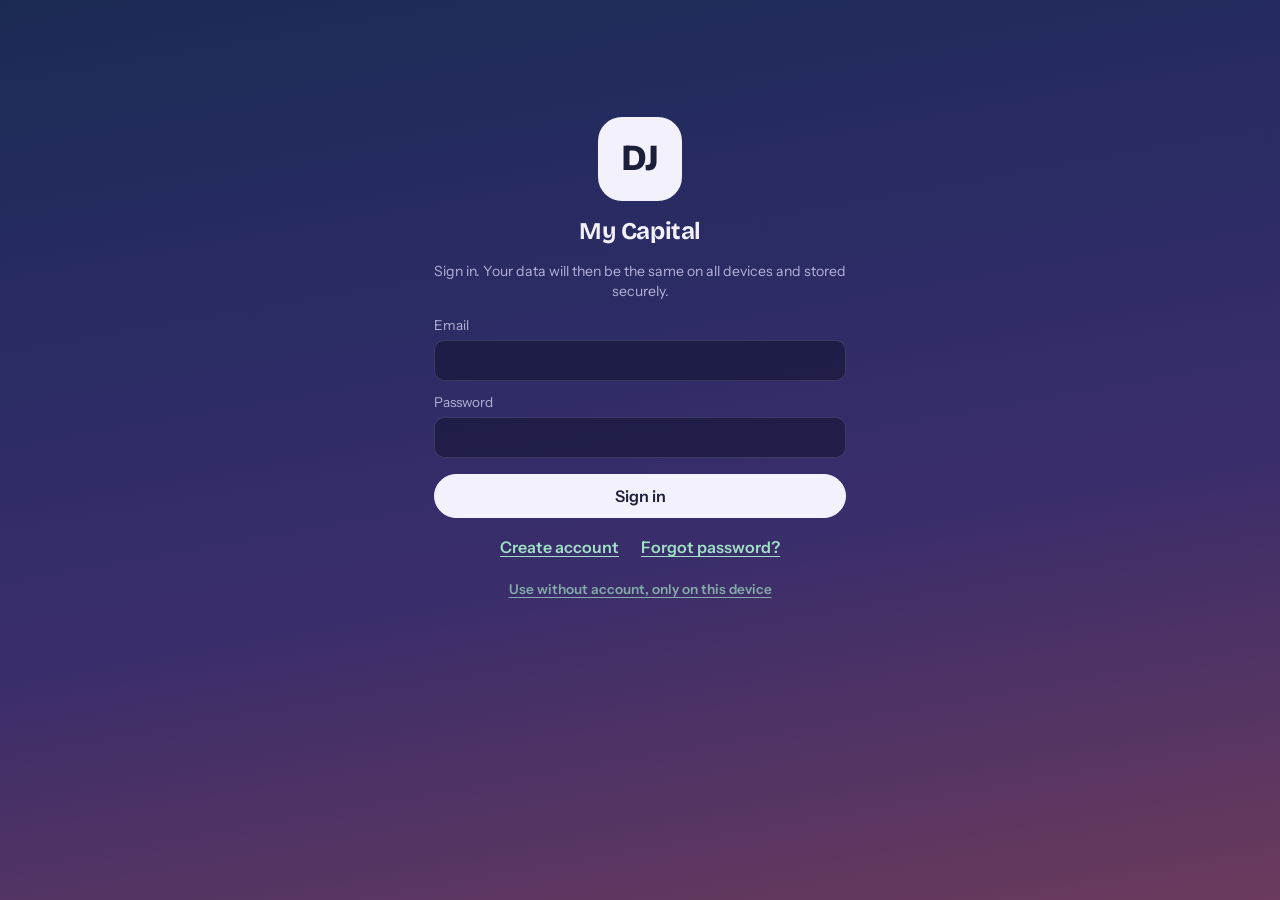
<file: index.html>
<!DOCTYPE html>
<html lang="de">
<head>
<meta charset="utf-8">
<meta name="viewport" content="width=device-width,initial-scale=1,viewport-fit=cover">
<meta name="theme-color" content="#1b2a55">
<meta name="robots" content="noindex,nofollow">
<title>DJ Capital</title>
<link rel="manifest" href="manifest.webmanifest">
<link rel="icon" type="image/png" href="icon-192.png">
<link rel="apple-touch-icon" href="apple-touch-icon.png">
<link rel="preload" href="fonts/instrument-sans-latin-400-normal.woff2" as="font" type="font/woff2" crossorigin>
<link rel="preload" href="fonts/bricolage-grotesque-latin-wght-normal.woff2" as="font" type="font/woff2" crossorigin>
<link rel="stylesheet" href="style.css">
</head>
<body>
<div id="root"></div><div id="modal" class="modal" hidden></div><div id="toast" class="toast" hidden></div>
<script src="config.js"></script>
<script src="app.js"></script>
<script>if('serviceWorker' in navigator)window.addEventListener('load',()=>navigator.serviceWorker.register('sw.js').catch(()=>{}));</script>
</body>
</html>
</file>
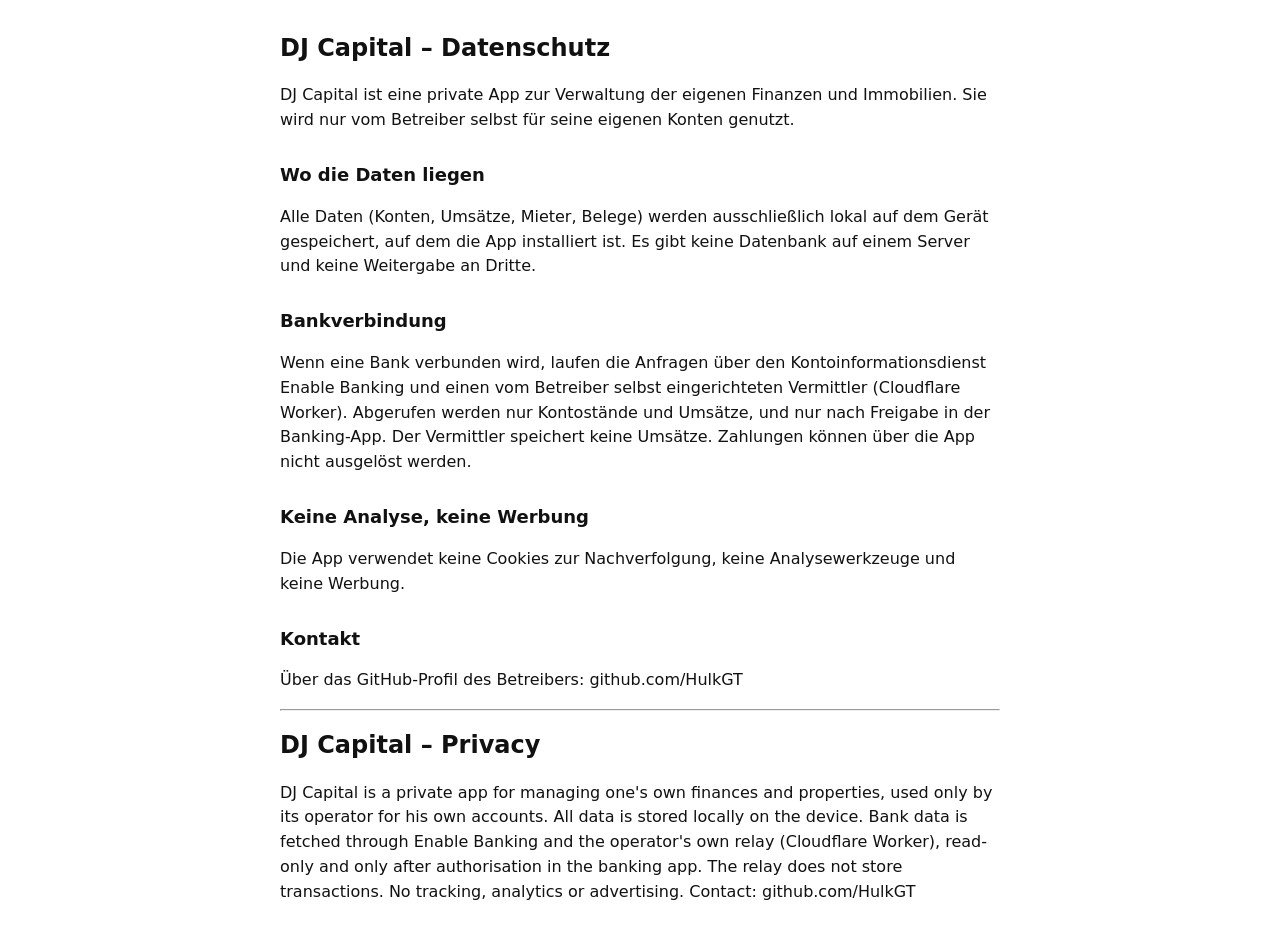
<file: privacy.html>
<!DOCTYPE html><html lang="de"><head><meta charset="utf-8"><meta name="viewport" content="width=device-width,initial-scale=1"><title>DJ Capital – Datenschutz / Privacy</title>
<style>body{font-family:system-ui,Arial,sans-serif;max-width:720px;margin:30px auto;padding:0 18px;line-height:1.55;color:#111}h1{font-size:24px}h2{font-size:18px;margin-top:28px}</style></head><body>
<h1>DJ Capital – Datenschutz</h1>
<p>DJ Capital ist eine private App zur Verwaltung der eigenen Finanzen und Immobilien. Sie wird nur vom Betreiber selbst für seine eigenen Konten genutzt.</p>
<h2>Wo die Daten liegen</h2>
<p>Alle Daten (Konten, Umsätze, Mieter, Belege) werden ausschließlich lokal auf dem Gerät gespeichert, auf dem die App installiert ist. Es gibt keine Datenbank auf einem Server und keine Weitergabe an Dritte.</p>
<h2>Bankverbindung</h2>
<p>Wenn eine Bank verbunden wird, laufen die Anfragen über den Kontoinformationsdienst Enable Banking und einen vom Betreiber selbst eingerichteten Vermittler (Cloudflare Worker). Abgerufen werden nur Kontostände und Umsätze, und nur nach Freigabe in der Banking-App. Der Vermittler speichert keine Umsätze. Zahlungen können über die App nicht ausgelöst werden.</p>
<h2>Keine Analyse, keine Werbung</h2>
<p>Die App verwendet keine Cookies zur Nachverfolgung, keine Analysewerkzeuge und keine Werbung.</p>
<h2>Kontakt</h2>
<p>Über das GitHub-Profil des Betreibers: github.com/HulkGT</p>
<hr>
<h1>DJ Capital – Privacy</h1>
<p>DJ Capital is a private app for managing one's own finances and properties, used only by its operator for his own accounts. All data is stored locally on the device. Bank data is fetched through Enable Banking and the operator's own relay (Cloudflare Worker), read-only and only after authorisation in the banking app. The relay does not store transactions. No tracking, analytics or advertising. Contact: github.com/HulkGT</p>
</body></html>
</file>
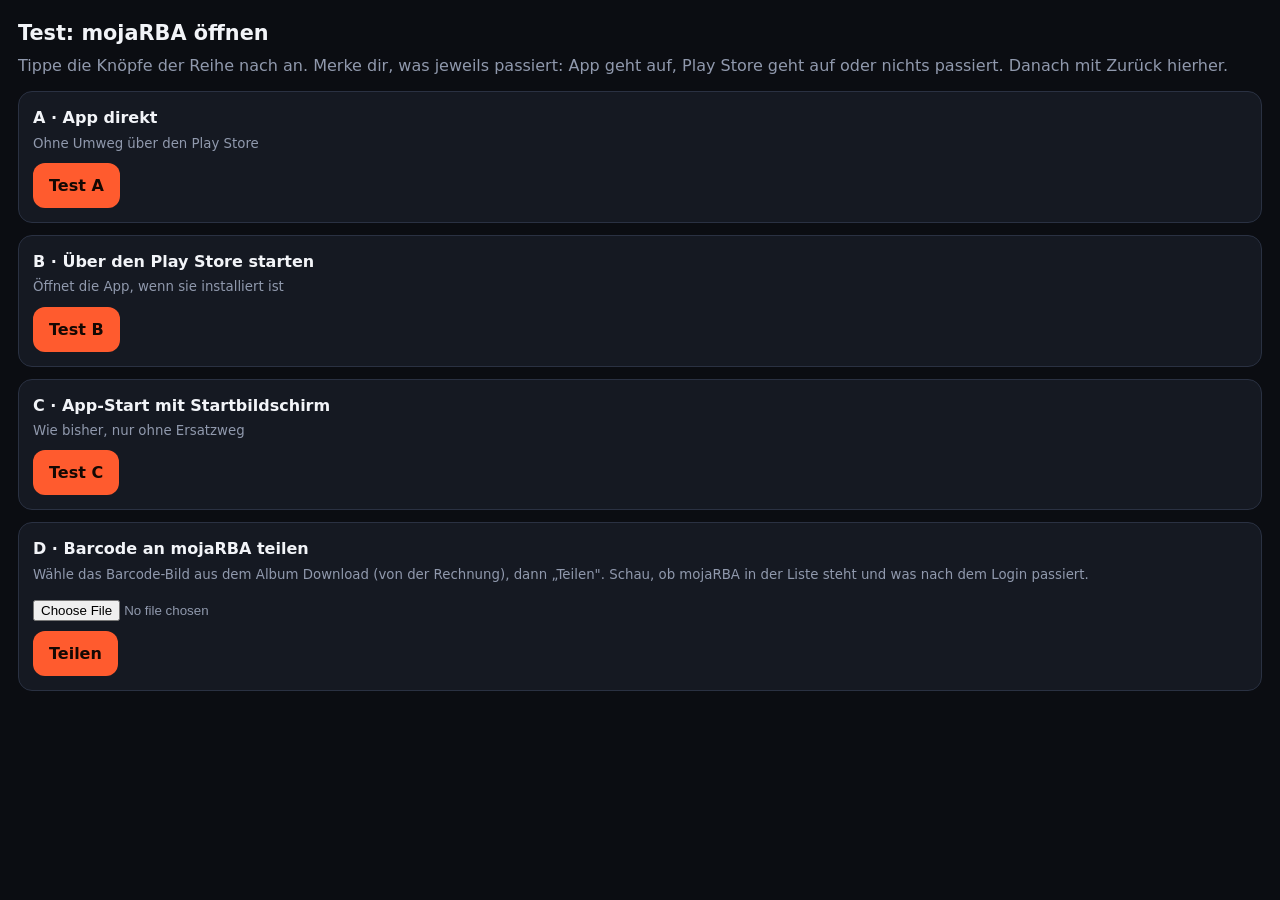
<file: rba-test.html>
<!DOCTYPE html>
<html lang="de">
<head>
<meta charset="utf-8">
<meta name="viewport" content="width=device-width,initial-scale=1">
<meta name="robots" content="noindex,nofollow">
<title>RBA-Test</title>
<style>
body{margin:0;background:#0b0d12;color:#f2f4f8;font:16px/1.45 system-ui,sans-serif;padding:18px}
h1{font-size:1.3rem;margin:0 0 6px}p{color:#9099ad;margin:6px 0 14px}
.t{background:#151922;border:1px solid #2a3142;border-radius:14px;padding:14px;margin:12px 0}
.t b{display:block;margin-bottom:4px}.t small{color:#9099ad;display:block;margin-bottom:10px}
a,button{display:inline-block;font:inherit;font-weight:600;background:#ff5b2e;color:#140803;border:0;border-radius:12px;padding:11px 16px;text-decoration:none}
input{color:#9099ad;margin:6px 0 10px}
#log{color:#3ddc97;white-space:pre-wrap}
</style>
</head>
<body>
<h1>Test: mojaRBA öffnen</h1>
<p>Tippe die Knöpfe der Reihe nach an. Merke dir, was jeweils passiert: App geht auf, Play Store geht auf oder nichts passiert. Danach mit Zurück hierher.</p>

<div class="t"><b>A · App direkt</b><small>Ohne Umweg über den Play Store</small><a id="a" href="#">Test A</a></div>
<div class="t"><b>B · Über den Play Store starten</b><small>Öffnet die App, wenn sie installiert ist</small><a id="b" href="#">Test B</a></div>
<div class="t"><b>C · App-Start mit Startbildschirm</b><small>Wie bisher, nur ohne Ersatzweg</small><a id="c" href="#">Test C</a></div>

<div class="t"><b>D · Barcode an mojaRBA teilen</b><small>Wähle das Barcode-Bild aus dem Album Download (von der Rechnung), dann „Teilen". Schau, ob mojaRBA in der Liste steht und was nach dem Login passiert.</small>
<input type="file" id="img" accept="image/*"><br><button id="share">Teilen</button></div>
<div id="log"></div>

<script>
const P='co.infinum.rba.eva';
document.getElementById('a').href='intent://#Intent;package='+P+';end';
document.getElementById('b').href='market://launch?id='+P;
document.getElementById('c').href='intent:#Intent;action=android.intent.action.MAIN;category=android.intent.category.LAUNCHER;package='+P+';end';
const log=t=>document.getElementById('log').textContent=t;
document.getElementById('share').onclick=async()=>{
  const f=document.getElementById('img').files[0];
  if(!f){log('Bitte zuerst ein Bild wählen.');return}
  const data={files:[f]};
  if(!navigator.canShare||!navigator.canShare(data)){log('Dieses Handy kann Bilder aus Chrome nicht teilen.');return}
  try{await navigator.share(data);log('Geteilt.')}catch(e){log('Abgebrochen oder nicht möglich: '+e.name)}
};
</script>
</body>
</html>
</file>
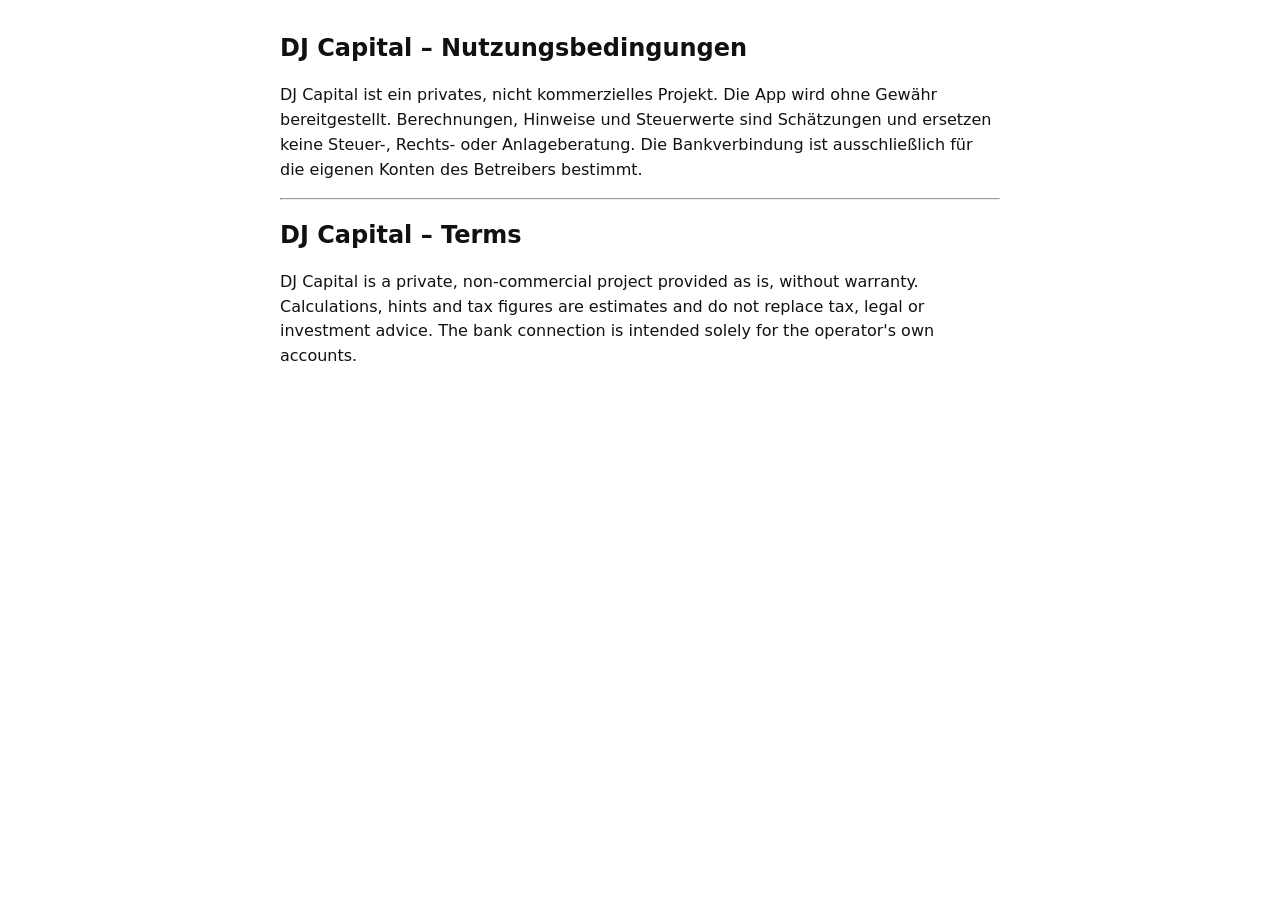
<file: terms.html>
<!DOCTYPE html><html lang="de"><head><meta charset="utf-8"><meta name="viewport" content="width=device-width,initial-scale=1"><title>DJ Capital – Nutzungsbedingungen / Terms</title>
<style>body{font-family:system-ui,Arial,sans-serif;max-width:720px;margin:30px auto;padding:0 18px;line-height:1.55;color:#111}h1{font-size:24px}</style></head><body>
<h1>DJ Capital – Nutzungsbedingungen</h1>
<p>DJ Capital ist ein privates, nicht kommerzielles Projekt. Die App wird ohne Gewähr bereitgestellt. Berechnungen, Hinweise und Steuerwerte sind Schätzungen und ersetzen keine Steuer-, Rechts- oder Anlageberatung. Die Bankverbindung ist ausschließlich für die eigenen Konten des Betreibers bestimmt.</p>
<hr>
<h1>DJ Capital – Terms</h1>
<p>DJ Capital is a private, non-commercial project provided as is, without warranty. Calculations, hints and tax figures are estimates and do not replace tax, legal or investment advice. The bank connection is intended solely for the operator's own accounts.</p>
</body></html>
</file>
<file: style.css>
/* Ein dunkles, kräftiges Thema. Layout: Kopf, eine Spalte (max. 720px), feste Leiste unten. */
:root{
  color-scheme:dark;
  --bg:#0b0d12; --surface:#151922; --raised:#1d2230; --line:#2a3142;
  --ink:#f2f4f8; --muted:#9099ad;
  --accent:#ff5b2e; --accent2:#ffb02e; --accent-ink:#140803;
  --good:#3ddc97; --good-bg:rgba(61,220,151,.14); --warn:#ffc94d; --warn-bg:rgba(255,201,77,.14); --bad:#ff5d6c; --bad-bg:rgba(255,93,108,.15); --info:#6cb8ff; --info-bg:rgba(108,184,255,.14); --idle:#a9b1c2; --idle-bg:rgba(169,177,194,.12);
  --display:'Archivo Black','Arial Black',system-ui,sans-serif;
  --body:'Archivo',system-ui,-apple-system,'Segoe UI',sans-serif;
}
*{box-sizing:border-box}
html,body{margin:0;background:var(--bg);color:var(--ink);font-family:var(--body);font-size:16px;line-height:1.4}
body{padding-bottom:84px}
h2,h3{margin:0;text-wrap:balance}
h2{font-family:var(--display);font-size:1.5rem;letter-spacing:.01em}
h3{font-size:1.05rem;font-weight:700}
small{color:var(--muted);font-size:.85rem}
.num{font-variant-numeric:tabular-nums;white-space:nowrap}
.pos{color:var(--good)}.neg{color:var(--bad)}
.top{display:flex;align-items:center;gap:12px;padding:14px max(16px,calc(50% - 344px));background:linear-gradient(180deg,#141823,var(--bg));position:sticky;top:0;z-index:5}
.logo{width:46px;height:46px;border-radius:14px;display:grid;place-items:center;background:radial-gradient(120% 120% at 20% 0%,#3a1608 0%,#120a0c 55%,#0b0d12 100%);box-shadow:0 0 0 2px var(--accent),0 0 22px rgba(255,91,46,.45)}.logo span{font-family:var(--display);font-size:1.3rem;letter-spacing:-.08em;font-style:italic;background:linear-gradient(135deg,#ffe14d 0%,var(--accent2) 35%,var(--accent) 70%,#ff2e63 100%);-webkit-background-clip:text;background-clip:text;color:transparent;transform:skewX(-6deg)}
.brand{font-family:var(--display);font-size:1.55rem;letter-spacing:.01em;display:flex;flex-direction:column;line-height:1}
.brand small{font-family:var(--body);font-size:.9rem;font-weight:600;letter-spacing:.02em;margin-top:4px;color:var(--accent2)}
.savest{margin-left:auto;font-size:.75rem;color:var(--muted)}
.savest.ok{color:var(--good)}.savest.bad{color:var(--bad)}.savest.wait{color:var(--warn)}
main{max-width:720px;margin:0 auto;padding:6px 16px 24px}
.stack{display:flex;flex-direction:column;gap:14px}
.h2row{display:flex;justify-content:space-between;align-items:center;gap:10px;flex-wrap:wrap}
button,.btn{font:inherit;font-weight:600;border:1px solid var(--line);background:var(--raised);color:var(--ink);border-radius:12px;padding:10px 16px;cursor:pointer}
button:hover{border-color:var(--accent)}
button.primary{background:var(--accent);border-color:var(--accent);color:var(--accent-ink)}
button.danger{color:var(--bad);background:transparent}
button.ic{width:40px;height:40px;padding:0;display:grid;place-items:center;font-size:1.3rem;border-radius:10px}
:focus-visible{outline:2px solid var(--accent2);outline-offset:2px}
input,select,textarea{font:inherit;color:var(--ink);background:var(--bg);border:1px solid var(--line);border-radius:10px;padding:10px 12px;width:100%;max-width:100%}
input[type=checkbox]{width:auto}
label{display:flex;flex-direction:column;gap:5px;font-size:.85rem;color:var(--muted)}
.upload{display:flex;align-items:center;gap:14px;text-align:left;padding:18px;border:0;border-radius:18px;background:linear-gradient(120deg,var(--accent),var(--accent2));color:var(--accent-ink);box-shadow:0 10px 30px rgba(255,91,46,.25)}
.upload svg{width:34px;height:34px;flex:none;fill:none;stroke:currentColor;stroke-width:2.4;stroke-linecap:round;stroke-linejoin:round}
.upload strong{display:block;font-family:var(--display);font-size:1.15rem;letter-spacing:.02em}
.upload small{color:rgba(20,8,3,.75);font-weight:600}
.notice{display:flex;justify-content:space-between;align-items:center;background:var(--warn-bg);color:var(--warn);border-radius:12px;padding:12px 14px;text-decoration:none;font-weight:600}
.mbar{display:flex;align-items:center;justify-content:space-between;gap:10px}
.mbar strong{font-size:1.1rem}
.mbar.sm strong{min-width:3em;text-align:center}
.hero{background:var(--surface);border:1px solid var(--line);border-radius:18px;padding:18px}
.hl{color:var(--muted);font-size:.8rem;text-transform:uppercase;letter-spacing:.12em;font-weight:600}
.hv{font-family:var(--display);font-size:2rem;margin-top:4px}
.hv span{font-family:var(--body);font-size:1rem;color:var(--muted);font-weight:500}
.meter{height:10px;border-radius:99px;background:var(--raised);margin:14px 0 10px;overflow:hidden}
.meter i{display:block;height:100%;border-radius:99px;background:linear-gradient(90deg,var(--accent),var(--accent2))}
.hsub{font-weight:600}
.hero.two{display:grid;grid-template-columns:repeat(auto-fit,minmax(130px,1fr));gap:14px}
.hero.two .hv{font-size:1.35rem}
.hero.sm{padding:12px}
.list{display:flex;flex-direction:column;gap:8px}
.item{display:flex;align-items:center;justify-content:space-between;gap:12px;text-align:left;width:100%;padding:14px 16px;background:var(--surface);border:1px solid var(--line);border-radius:14px;font-weight:400}
.item.static{cursor:default}
.item.add{justify-content:center;color:var(--accent2);border-style:dashed;background:transparent;font-weight:600}
.it{display:flex;flex-direction:column;min-width:0}
.it strong{font-size:1rem}
.ir{display:flex;flex-direction:column;align-items:flex-end;gap:5px}
.chev{color:var(--muted);font-size:1.3rem}
.pill{display:inline-block;padding:3px 10px;border-radius:99px;font-size:.78rem;font-weight:700;white-space:nowrap}
.pill.paid{background:var(--good-bg);color:var(--good)}.pill.late{background:var(--bad-bg);color:var(--bad)}.pill.partial{background:var(--warn-bg);color:var(--warn)}.pill.over{background:var(--info-bg);color:var(--info)}.pill.pending,.pill.none{background:var(--idle-bg);color:var(--idle)}
.group{display:flex;flex-direction:column;gap:10px}
.gh{display:flex;justify-content:space-between;align-items:flex-start;gap:10px;margin-top:6px}
.seg{display:flex;gap:6px;background:var(--surface);padding:4px;border-radius:12px;border:1px solid var(--line)}
.seg button{flex:1;border:0;background:transparent;color:var(--muted);padding:8px 6px}
.seg button.on{background:var(--raised);color:var(--ink)}
.txs{display:flex;flex-direction:column;gap:8px}
.tx{background:var(--surface);border:1px solid var(--line);border-left:4px solid var(--warn);border-radius:12px;padding:12px 14px;display:flex;flex-direction:column;gap:10px;transition:opacity .4s}
.tx.rent{border-left-color:var(--good)}.tx.expense{border-left-color:var(--accent)}.tx.ignore{border-left-color:var(--line);opacity:.65}
.tx.done{opacity:.25}
.txh{display:flex;justify-content:space-between;gap:10px}
.txh strong{overflow-wrap:anywhere}
.txt small{display:block;margin-top:2px;overflow-wrap:anywhere}
.txa{display:flex;gap:8px;flex-wrap:wrap}
.txa select{flex:1 1 180px;width:auto}
.more{width:100%}
details.obj{background:var(--surface);border:1px solid var(--line);border-radius:14px}
details.obj summary{list-style:none;display:flex;justify-content:space-between;align-items:center;gap:12px;padding:14px 16px;cursor:pointer}
details.obj summary::-webkit-details-marker{display:none}
details.obj[open] summary{border-bottom:1px solid var(--line)}
.big{font-family:var(--display);font-size:1.15rem}
.elist{display:flex;flex-direction:column}
.erow{display:flex;justify-content:space-between;gap:12px;padding:10px 16px;border-bottom:1px solid var(--line)}
.erow:last-child{border-bottom:0}
.erow span:first-child{display:flex;flex-direction:column;min-width:0}
.erow b{font-weight:600;overflow-wrap:anywhere}
.hint{color:var(--muted);font-size:.88rem;margin:0}
.empty{padding:24px;text-align:center;color:var(--muted);background:var(--surface);border-radius:14px}
.empty.sm{background:transparent;padding:14px}
.form{display:flex;flex-wrap:wrap;gap:8px}
.form input,.form select{flex:1 1 180px;width:auto}
.chips{display:flex;flex-wrap:wrap;gap:8px}
.chip{display:inline-flex;flex-direction:row;align-items:center;gap:6px;background:var(--surface);border:1px solid var(--line);border-radius:99px;padding:5px 6px 5px 12px;color:var(--ink);font-size:.88rem}
.chip button{border:0;background:transparent;padding:0 6px;color:var(--muted)}
.bar{position:fixed;left:0;right:0;bottom:0;display:flex;justify-content:center;background:rgba(11,13,18,.94);backdrop-filter:blur(10px);border-top:1px solid var(--line);padding:6px 6px calc(6px + env(safe-area-inset-bottom));z-index:6}
.bar a{flex:1;max-width:130px;display:flex;flex-direction:column;align-items:center;gap:3px;padding:6px 2px;color:var(--muted);text-decoration:none;font-size:.72rem;font-weight:600;position:relative;border-radius:10px}
.bar svg{width:24px;height:24px;fill:none;stroke:currentColor;stroke-width:2;stroke-linecap:round;stroke-linejoin:round}
.bar a:last-child svg{fill:currentColor;stroke:none}
.bar a.on{color:var(--accent)}
.badge{position:absolute;top:0;left:calc(50% + 6px);background:var(--accent);color:var(--accent-ink);font-size:.65rem;border-radius:99px;padding:1px 6px}
.modal{position:fixed;inset:0;background:rgba(0,0,0,.65);display:flex;align-items:flex-end;justify-content:center;z-index:20;overflow:auto}
.modal[hidden]{display:none}
.mbox{background:var(--surface);border:1px solid var(--line);border-radius:20px 20px 0 0;padding:20px 18px calc(20px + env(safe-area-inset-bottom));width:min(640px,100%);display:flex;flex-direction:column;gap:14px;max-height:92vh;overflow:auto}
@media (min-width:700px){.modal{align-items:center}.mbox{border-radius:20px}}
.mhead{display:flex;justify-content:space-between;align-items:flex-start;gap:10px}
.mact{display:flex;justify-content:flex-end;gap:8px;flex-wrap:wrap}
.mact .danger{margin-right:auto}
.grid2{display:grid;grid-template-columns:repeat(auto-fit,minmax(170px,1fr));gap:12px}
.kvs{display:flex;flex-direction:column;background:var(--bg);border-radius:12px}
.kv{display:flex;justify-content:space-between;gap:12px;padding:10px 14px;border-bottom:1px solid var(--line)}
.kv:last-child{border-bottom:0}
.kv span{color:var(--muted)}
.kv b{text-align:right;overflow-wrap:anywhere}
.note{margin:0;color:var(--muted);font-size:.9rem;background:var(--bg);border-radius:12px;padding:10px 14px}
.strip{display:grid;grid-template-columns:repeat(12,1fr);gap:4px}
.dot{display:inline-grid;place-items:center;aspect-ratio:1;border-radius:8px;font-size:.72rem;font-weight:700;background:var(--raised);color:var(--muted)}
.dot.paid,.dot.over{background:var(--good);color:#06150e}.dot.partial{background:var(--warn);color:#1a1200}.dot.late{background:var(--bad);color:#1a0306}.dot.pending{background:var(--idle-bg);color:var(--idle)}
.legend{display:flex;align-items:center;gap:6px;flex-wrap:wrap;margin:0;font-size:.8rem;color:var(--muted)}
.legend .dot{width:12px;height:12px;border-radius:4px;margin-left:6px}
details.cols summary{cursor:pointer;color:var(--accent2);font-weight:600;margin-bottom:10px}
textarea.big{min-height:140px;font-family:ui-monospace,monospace;font-size:.78rem}
.toast{position:fixed;left:50%;bottom:96px;transform:translateX(-50%);background:var(--ink);color:var(--bg);padding:10px 16px;border-radius:12px;z-index:30;max-width:90vw;font-weight:600}
.toast[hidden]{display:none}
.okline{color:var(--good);font-weight:600;margin:0}
.chk{flex-direction:row;align-items:center;gap:10px;color:var(--ink);font-size:.95rem}
.chk input{width:22px;height:22px;accent-color:var(--accent)}
.form.pad,.pad{padding:10px 16px}
.ntext{margin:0;padding:12px 16px;color:var(--ink);font-size:.92rem;line-height:1.5}
.erow small br{display:block;content:'';margin-top:2px}
.seg{flex-wrap:wrap}
.seg button{white-space:nowrap}
.eye svg{width:22px;height:22px;fill:none;stroke:currentColor;stroke-width:2;stroke-linecap:round;stroke-linejoin:round}
.eye.on{background:var(--accent);border-color:var(--accent);color:var(--accent-ink)}
body.hide .num,body.hide .hv,body.hide .hsub,body.hide .chart,body.hide .kv b,body.hide .it small,body.hide .erow small,body.hide .txt small,body.hide .bt,body.hide .tiles3 b,body.hide .gt.lh,body.hide .mhead small{filter:blur(9px);user-select:none}
.card.ampel{flex-direction:row;align-items:flex-start;gap:14px}
.alight{display:flex;flex-direction:column;gap:6px;background:#06080c;padding:8px 7px;border-radius:14px;flex:none}
.alight i{width:18px;height:18px;border-radius:50%;background:#262b36}
.ampel.red .alight .r{background:#ff3b4a;box-shadow:0 0 14px #ff3b4a}
.ampel.yellow .alight .y{background:#ffc42e;box-shadow:0 0 14px #ffc42e}
.ampel.green .alight .g{background:#2fe08a;box-shadow:0 0 14px #2fe08a}
.atext{display:flex;flex-direction:column;gap:6px;min-width:0}
.atext strong{font-family:var(--display);font-size:1.3rem}
.ampel.red .atext strong{color:var(--bad)}.ampel.yellow .atext strong{color:var(--warn)}.ampel.green .atext strong{color:var(--good)}
.atext p{margin:0;color:var(--muted);font-size:.92rem}
.atext .form button{padding:8px 12px;font-size:.88rem}
.tips{display:flex;flex-direction:column;gap:8px}
.tip{background:var(--bg);border-radius:12px;padding:12px 14px;display:flex;flex-direction:column;gap:4px;border-left:4px solid var(--accent)}
.tip.done{border-left-color:var(--good)}
.tip span{color:var(--muted);font-size:.9rem}
.picon{width:42px;height:42px;flex:none;border-radius:12px;display:grid;place-items:center;background:linear-gradient(135deg,rgba(255,91,46,.22),rgba(255,176,46,.12));color:var(--accent2)}
.picon svg{width:24px;height:24px;fill:none;stroke:currentColor;stroke-width:1.8;stroke-linecap:round;stroke-linejoin:round}
.item .picon+.it{flex:1}
.item.plan{justify-content:flex-start}
.mrow{width:100%;background:none;border:0;border-bottom:1px solid var(--line);border-radius:0;text-align:left;font-weight:400;color:var(--ink)}
.mk{display:inline-block;width:9px;height:9px;border-radius:50%;margin-right:7px;background:var(--idle)}
.mk.blue{background:#4aa8ff}.mk.yellow{background:#ffc42e}.mk.red{background:#ff5d6c}
.loan{border-left:4px solid var(--info)}
.picon.mk-blue{background:rgba(74,168,255,.18);color:#4aa8ff}.picon.mk-yellow{background:rgba(255,196,46,.18);color:#ffc42e}.picon.mk-red{background:rgba(255,93,108,.18);color:#ff5d6c}
.receipt{display:flex;align-items:center;gap:12px;text-align:left;padding:12px 16px;border-radius:16px;background:var(--surface);border:1px dashed var(--accent2);color:var(--ink);font-weight:400}
.receipt svg{width:28px;height:28px;flex:none;fill:none;stroke:var(--accent2);stroke-width:2;stroke-linecap:round;stroke-linejoin:round}
.receipt strong{display:block}.receipt small{color:var(--muted)}
.rems{display:flex;flex-direction:column;gap:8px}
.rem{display:flex;align-items:center;justify-content:space-between;gap:10px;background:var(--bg);border-radius:12px;padding:10px 12px;border-left:4px solid var(--idle)}
.rem.late{border-left-color:var(--bad)}.rem.partial{border-left-color:var(--warn)}.rem.pending{border-left-color:var(--info)}
.rem .it small{white-space:normal}
.btnrow{width:100%;text-align:left;border-top:0;border-right:0;border-bottom:0;font-weight:400;color:var(--ink)}
.cl{display:flex;flex-direction:column;gap:6px}
.clrow{align-items:flex-start;background:var(--bg);border-radius:10px;padding:10px 12px}
.clrow.done span{color:var(--muted);text-decoration:line-through}
.clrow input{margin-top:1px}
.recimg{max-width:100%;max-height:40vh;object-fit:contain;border-radius:12px;background:#000}
.clip svg{width:16px;height:16px;fill:none;stroke:var(--accent2);stroke-width:2;stroke-linecap:round;vertical-align:-3px}
button.wide{width:100%}
@media (prefers-reduced-motion:reduce)

{.tx{transition:none}}

.muted{color:var(--muted)}
.lnk{color:var(--accent2);text-decoration:none;font-weight:600;font-size:.9rem}
.card{background:var(--surface);border:1px solid var(--line);border-radius:18px;padding:16px;display:flex;flex-direction:column;gap:12px}
.split{display:grid;grid-template-columns:1fr 1fr;gap:10px;margin-top:6px}
.split a{display:flex;flex-direction:column;gap:2px;background:var(--bg);border-radius:12px;padding:10px 12px;text-decoration:none;color:var(--ink)}
.split span{font-size:.8rem;color:var(--muted)}
.split b{font-size:1.05rem}
.tiles3{display:grid;grid-template-columns:repeat(3,1fr);gap:8px}
.tiles3.two{grid-template-columns:1fr 1fr}
.tiles3 div{background:var(--surface);border:1px solid var(--line);border-radius:14px;padding:12px;display:flex;flex-direction:column;gap:4px;min-width:0}
.tiles3 span{font-size:.75rem;color:var(--muted);text-transform:uppercase;letter-spacing:.08em;font-weight:600}
.tiles3 b{font-size:1.05rem;overflow:hidden;text-overflow:ellipsis}
.bars{display:flex;flex-direction:column;gap:12px}
.bl{display:flex;justify-content:space-between;gap:10px;font-size:.92rem;margin-bottom:5px}
.bt{height:8px;border-radius:99px;background:var(--raised);overflow:hidden}
.bt i{display:block;height:100%;border-radius:99px;background:linear-gradient(90deg,var(--accent),var(--accent2))}
.chart{width:100%;height:auto;margin-top:10px;display:block}
.chart .ct{fill:var(--muted);font-size:10px;font-family:var(--body)}
.cols{display:grid;grid-template-columns:repeat(12,1fr);gap:4px;align-items:end}
.col{display:flex;flex-direction:column;align-items:center;gap:4px}
.col span{font-size:.7rem;color:var(--muted)}
.cb{height:110px;width:100%;display:flex;align-items:flex-end;justify-content:center;gap:2px}
.cb i{width:42%;border-radius:3px 3px 0 0;min-height:1px}
.ci,.sw.pos{background:var(--good)}.co,.sw.neg{background:var(--accent)}
.sw{display:inline-block;width:10px;height:10px;border-radius:3px;margin-left:6px}
.chipb{border-radius:99px;padding:7px 14px;background:var(--surface);color:var(--muted);font-weight:600}
.chipb.on{background:var(--accent);border-color:var(--accent);color:var(--accent-ink)}
.item.dim{opacity:.7}
h3.gt{font-size:.8rem;text-transform:uppercase;letter-spacing:.12em;color:var(--muted)}
button.small.link{border:0;background:none;color:var(--muted);padding:0 0 0 8px;font-size:1rem}

.lock{min-height:80vh;display:flex;flex-direction:column;align-items:center;justify-content:center;gap:14px;text-align:center}
.logo.big{width:84px;height:84px;border-radius:24px}.logo.big span{font-size:2.3rem}
details.bkset summary{cursor:pointer;color:var(--accent2);font-weight:600;margin:6px 0 10px}details.bkset label{display:block}details.bkset .form{flex-wrap:wrap}
[data-sort]>[data-id]{-webkit-user-select:none;user-select:none;-webkit-touch-callout:none}.item.dragging{position:relative;z-index:5;transform:scale(1.03);box-shadow:0 10px 28px rgba(0,0,0,.55);outline:2px solid var(--accent);transition:transform .12s}body.sorting{overscroll-behavior:none}
.lock.auth{max-width:420px;margin:0 auto;padding:30px 4px}.authf{display:flex;flex-direction:column;gap:12px;width:100%;text-align:left}.authf button[type=submit]{margin-top:4px}.authl{display:flex;flex-wrap:wrap;gap:6px 18px;justify-content:center}.link.dim{opacity:.7;font-size:.85rem}.reccode{font-family:ui-monospace,Menlo,Consolas,monospace;font-size:1.15rem;letter-spacing:.06em;text-align:center;padding:14px;border:1px dashed var(--accent);border-radius:12px;margin:10px 0;word-break:break-all;user-select:all}
.authl .link{color:var(--accent2);padding:4px 2px}
.authl .link{background:none;border:0;box-shadow:none;text-decoration:underline;text-underline-offset:3px}
/* Mehr: Status oben + Liste */
.mstat{background:linear-gradient(160deg,rgba(255,91,46,.16),rgba(255,91,46,.05));border:1px solid rgba(255,91,46,.35);border-radius:18px;padding:14px;display:flex;flex-direction:column;gap:12px}
.mstat .form{margin:0}
.mstat-top{display:flex;align-items:center;gap:12px;color:var(--ink);text-decoration:none}
.mstat-top>span:nth-child(2){flex:1;display:flex;flex-direction:column;gap:2px;min-width:0}
.mstat-top b{font-size:1.05rem}
.mlist{display:flex;flex-direction:column;background:var(--surface);border:1px solid var(--line);border-radius:16px;overflow:hidden}
.mrow{display:flex;align-items:center;gap:12px;padding:13px 14px;color:var(--ink);text-decoration:none;border-bottom:1px solid var(--line);min-height:56px}
.mrow:last-child{border-bottom:0}.mrow:active{background:var(--raised)}
.mrow>span:nth-child(2){flex:1;font-weight:600}
.mrow em{font-style:normal;color:var(--muted);font-size:.9rem;font-variant-numeric:tabular-nums}
.chev{color:var(--muted);font-size:1.4rem;line-height:1}
.mic{width:34px;height:34px;border-radius:10px;display:grid;place-items:center;flex:none}
.mic svg{width:20px;height:20px;fill:none;stroke:currentColor;stroke-width:1.8;stroke-linecap:round;stroke-linejoin:round}
.mic.c1{background:rgba(255,91,46,.18);color:#ff8a66}.mic.c2{background:var(--warn-bg);color:var(--warn)}.mic.c3{background:rgba(167,139,250,.16);color:#b9a6ff}
.mic.c4{background:var(--info-bg);color:var(--info)}.mic.c5{background:var(--idle-bg);color:var(--idle)}
.subhead{display:flex;align-items:center;gap:10px}
.subhead .back{width:40px;height:40px;border-radius:12px;display:grid;place-items:center;background:var(--surface);border:1px solid var(--line);color:var(--ink);text-decoration:none;font-size:1.5rem;line-height:1}
.subhead h2{font-size:1.25rem}
/* Zahlungen nach Name */
.lnk{all:unset;cursor:pointer;color:var(--ink);text-decoration:underline;text-decoration-color:rgba(255,91,46,.6);text-underline-offset:3px;font-weight:600;overflow-wrap:anywhere}
.lnk:focus-visible{outline:2px solid var(--accent);outline-offset:2px}
.tip.off{border-left-color:var(--line);opacity:.75}.tip button{align-self:flex-start;margin-top:4px}
.wish .elist{margin:0 -4px}
/* Immobilien: Reiter als Kacheln */
.itabs{display:grid;grid-template-columns:repeat(2,minmax(0,1fr));gap:6px}
.itabs button{display:flex;align-items:center;gap:8px;text-align:left;background:var(--surface);border:1px solid var(--line);border-radius:12px;padding:7px 9px;color:var(--muted);font-weight:600;font-size:.9rem;min-height:44px;min-width:0}
.itabs button>span:last-child{overflow:hidden;text-overflow:ellipsis;white-space:nowrap}
.itabs button.on{border-color:var(--accent);color:var(--ink);background:var(--raised)}
.tic{width:26px;height:26px;border-radius:8px;display:grid;place-items:center;flex:none}
.tic svg{width:17px;height:17px;fill:none;stroke:currentColor;stroke-width:1.8;stroke-linecap:round;stroke-linejoin:round}
.tic.tg{background:var(--good-bg);color:var(--good)}.tic.tb{background:var(--info-bg);color:var(--info)}.tic.to{background:rgba(255,91,46,.18);color:#ff8a66}.tic.ty{background:var(--warn-bg);color:var(--warn)}.tic.tv{background:rgba(167,139,250,.16);color:#b9a6ff}
@media(min-width:560px){.itabs{grid-template-columns:repeat(6,minmax(0,1fr))}}
.rend{background:var(--surface);border:1px solid var(--line);border-radius:16px;padding:12px 14px;display:flex;flex-direction:column;gap:8px;margin-bottom:8px}
.rgrid{display:grid;grid-template-columns:repeat(2,minmax(0,1fr));gap:6px}
.rgrid div{display:flex;flex-direction:column;gap:2px;background:var(--raised);border-radius:10px;padding:7px 8px;min-width:0}
.rgrid span{font-size:.72rem;color:var(--muted);text-transform:uppercase;letter-spacing:.04em}
.rgrid b{font-size:1rem;font-variant-numeric:tabular-nums;white-space:nowrap}.rgrid b small{font-size:.7rem;color:var(--muted)}
.rgrid .pos{color:var(--good)}.rgrid .neg{color:var(--bad)}.rgrid .warn{color:var(--warn)}
.pill{font-size:.75rem;font-weight:700;padding:3px 10px;border-radius:99px}
.pill.pos{background:var(--good-bg);color:var(--good)}.pill.warn{background:var(--warn-bg);color:var(--warn)}.pill.neg{background:var(--bad-bg);color:var(--bad)}
.rhelp summary{cursor:pointer;color:var(--muted);font-size:.85rem}
.grid3{display:grid;grid-template-columns:1fr 1.3fr 1.3fr;gap:8px}
/* Akzent-Karten */
.card.accent{border:1px solid var(--ac-b);background:linear-gradient(160deg,var(--ac-bg),var(--surface) 60%)}
.card.av{--ac-b:rgba(167,139,250,.45);--ac-bg:rgba(167,139,250,.12);--ac:#b9a6ff}
.card.ay{--ac-b:rgba(255,201,77,.45);--ac-bg:rgba(255,201,77,.10);--ac:#ffc94d}
.card.accent h3{display:flex;align-items:center;gap:8px}
.hic{width:28px;height:28px;border-radius:8px;display:grid;place-items:center;background:var(--ac-bg);color:var(--ac);flex:none}
.hic svg{width:17px;height:17px;fill:none;stroke:currentColor;stroke-width:1.8;stroke-linecap:round;stroke-linejoin:round}
.wbar{display:block;height:4px;border-radius:9px;background:var(--line);margin-top:6px;overflow:hidden;max-width:180px}.wbar i{display:block;height:100%;background:#b9a6ff;border-radius:9px}
/* Konten in Bankfarben */
.item.bk{border:1px solid;gap:10px}
.blg{width:34px;height:34px;border-radius:9px;display:grid;place-items:center;font-weight:800;font-size:.72rem;flex:none;letter-spacing:.02em}
.kline{display:flex;justify-content:space-between;align-items:baseline;padding:4px 2px 2px;color:var(--muted)}.kline b{color:var(--ink);font-size:1.15rem}
.item.bk .it{flex:1;text-align:left;align-items:flex-start}
.xrow{display:flex;flex-direction:row;align-items:center;gap:12px;cursor:pointer;font-size:1rem;color:var(--text)}
.xrow input{width:24px;height:24px;min-height:0;padding:0;flex:none;margin:0;accent-color:var(--accent)}
.xrow>span:nth-child(2){flex:1;min-width:0;display:flex;flex-direction:column}
.xrow>.num{flex:none;white-space:nowrap}
.xrow.off b,.xrow.off small{color:var(--muted);text-decoration:line-through}
.xrow.off .num{color:var(--muted)}
/* Eingangsrechnungen */
.card.ab{--ac-b:rgba(255,91,46,.5);--ac-bg:rgba(255,91,46,.12);--ac:#ff8a66}
.bill{background:var(--surface);border:1px solid var(--line);border-radius:16px;padding:12px 14px;display:flex;flex-direction:column;gap:8px}
.card .bill{background:var(--bg);border-color:transparent;margin-top:8px}
.bill.late{border-color:rgba(255,93,108,.55)}.bill.done{opacity:.72}
.bhead{display:flex;align-items:center;gap:12px}
.bic{width:36px;height:36px;border-radius:10px;display:grid;place-items:center;background:rgba(255,91,46,.16);color:#ff8a66;flex:none}
.bic svg{width:20px;height:20px;fill:none;stroke:currentColor;stroke-width:1.8;stroke-linecap:round;stroke-linejoin:round}
.bill.done .bic{background:var(--good-bg);color:var(--good)}
.bt2{flex:1;min-width:0;display:flex;flex-direction:column}.bt2 b{overflow-wrap:anywhere}
.bhead .num{font-weight:700;font-size:1.05rem}.bhead .num.muted{color:var(--muted)}
.bwhere{font-style:normal;color:#b9a6ff;font-weight:600;display:block}
.bmeta{display:flex;flex-direction:column;gap:2px}.bmeta small{overflow-wrap:anywhere}
.bact{margin:0;flex-wrap:wrap;gap:8px}.bact button{padding:9px 12px}
.bact .primary{display:inline-flex;align-items:center;gap:8px}.bact .primary svg{width:18px;height:18px;fill:none;stroke:currentColor;stroke-width:2.2;stroke-linecap:round;stroke-linejoin:round}
.steps{display:flex;flex-direction:column;gap:10px;margin-top:10px}
.step{display:flex;align-items:center;gap:12px;background:var(--bg);border-radius:12px;padding:12px}
.step>span:nth-child(2){flex:1;display:flex;flex-direction:column;gap:2px}
.sn{width:28px;height:28px;border-radius:50%;display:grid;place-items:center;background:var(--raised);font-weight:700;flex:none}
.step.ok .sn{background:var(--good-bg);color:var(--good)}.step em{font-style:normal;color:var(--good);font-weight:700}
.howto{margin:6px 0 10px;padding-left:20px;display:flex;flex-direction:column;gap:6px;color:var(--ink)}
textarea.code{width:100%;min-height:150px;font:12px/1.4 ui-monospace,Menlo,Consolas,monospace;background:var(--bg);color:var(--muted);border:1px solid var(--line);border-radius:12px;padding:10px;resize:vertical}
/* Schalter */
.sw{width:46px;height:28px;border-radius:99px;padding:0;border:0;background:#3a4256;position:relative;flex:none;transition:background .15s}
.sw i{position:absolute;top:3px;left:3px;width:22px;height:22px;border-radius:50%;background:#fff;transition:left .15s}
.sw.on{background:var(--good)}.sw.on i{left:21px}
.sw:hover{border:0}
/* Übersicht: Knöpfe in der Vermögenskarte */
.hbtn{display:flex;gap:8px;flex-wrap:wrap;margin-top:12px}
.pillb{display:inline-flex;align-items:center;gap:7px;padding:9px 14px;border-radius:99px;border:1px solid rgba(255,138,77,.45);background:rgba(255,91,46,.12);color:#ffb27a;font-size:.92rem}
.pillb svg{width:17px;height:17px;fill:none;stroke:currentColor;stroke-width:2.2;stroke-linecap:round;stroke-linejoin:round}
.choose2{display:grid;grid-template-columns:1fr 1fr;gap:10px;margin:8px 0}
.choose2 button{display:flex;flex-direction:column;align-items:center;gap:8px;padding:18px 10px;border-radius:16px}
.choose2 svg{width:30px;height:30px;fill:none;stroke:var(--accent2);stroke-width:1.8;stroke-linecap:round;stroke-linejoin:round}
/* Sparplan */
.seg button.aggr{display:inline-flex;align-items:center;justify-content:center;gap:6px;color:#ff8a5c}.seg button.aggr.on{color:#ff8a5c}
.seg button.aggr svg{width:16px;height:16px;fill:none;stroke:currentColor;stroke-width:2;stroke-linejoin:round}
.goal{display:flex;gap:14px;align-items:center;margin-top:12px;padding:14px;border-radius:16px;border:1px solid rgba(255,176,46,.45);background:linear-gradient(150deg,rgba(255,176,46,.12),var(--surface) 70%)}
.goal>div{display:flex;flex-direction:column;gap:2px;min-width:0}.goal b{font-size:1.05rem}
.ring{width:84px;height:84px;flex:none}.ring circle{fill:none;stroke:var(--line);stroke-width:9}.ring .rv{stroke:var(--accent2);stroke-linecap:round}
.ring text{fill:var(--ink);font-size:15px;font-weight:700}
.sec{display:flex;align-items:center;gap:10px;margin:18px 2px 8px}.sec b{font-size:1rem}.sec small,.sec button{margin-left:auto}
.sno{width:26px;height:26px;border-radius:50%;display:grid;place-items:center;font-size:.8rem;font-weight:700;flex:none}
.sno.s1{background:var(--info-bg);color:var(--info)}.sno.s2{background:rgba(255,176,46,.16);color:var(--accent2)}.sno.s3{background:var(--good-bg);color:var(--good)}
.secbox{background:var(--surface);border:1px solid var(--line);border-radius:16px;padding:14px;display:flex;flex-direction:column;gap:10px}
.flow{display:flex;height:14px;border-radius:7px;overflow:hidden;background:var(--line)}.flow i{display:block;height:100%}
.flow .fo{background:var(--bad)}.flow .fr{background:#3a4256}.flow .fx{background:var(--good)}
.g2{display:grid;grid-template-columns:1fr 1fr;gap:10px}.g2>div{display:flex;flex-direction:column}.g2 b{font-size:1.05rem}
.chip2{font-style:normal;font-size:.75rem;font-weight:700;padding:2px 7px;border-radius:99px;background:var(--good-bg);color:var(--good);white-space:nowrap}
.secbox .lnk{align-self:flex-start;background:none;border:0;padding:0;color:#ffb27a}
.wrow{display:flex;flex-direction:column;gap:6px;padding-bottom:10px;border-bottom:1px solid var(--line);position:relative}.wrow:last-child{border-bottom:0;padding-bottom:0}
.wbar.big{height:8px;max-width:none;margin:0}.wbar.big i{background:var(--accent2)}
.wfoot{display:flex;justify-content:space-between;gap:8px;flex-wrap:wrap}
.wact{display:flex;gap:6px}.ic.sm{width:34px;height:34px;padding:0;display:grid;place-items:center}
.cuts{gap:0;padding-top:4px;padding-bottom:4px}
.cut{display:flex;align-items:center;gap:10px;padding:10px 0;border-top:1px solid var(--line)}.cut:first-child{border-top:0}
.cic{width:34px;height:34px;border-radius:10px;display:grid;place-items:center;background:rgba(255,91,46,.14);color:#ff8a5c;flex:none}
.cic svg{width:19px;height:19px;fill:none;stroke:currentColor;stroke-width:1.8;stroke-linecap:round;stroke-linejoin:round}
.ct2{flex:1;min-width:0;display:flex;flex-direction:column}
.cut.off .cic{background:var(--idle-bg);color:var(--idle)}.cut.off b{color:var(--muted)}
/* Erinnerungen */
.remtop{align-items:center}.remtop .hint{flex:1}
.plus{width:42px;height:42px;padding:0;font-size:1.5rem;line-height:1;border-radius:12px}
.rgh{display:flex;align-items:center;gap:8px;font-size:.75rem;font-weight:700;letter-spacing:.1em;text-transform:uppercase;margin:14px 4px 2px}
.rgh i{width:8px;height:8px;border-radius:50%}
.rgh.late{color:var(--bad)}.rgh.late i{background:var(--bad)}.rgh.soon{color:var(--accent2)}.rgh.soon i{background:var(--accent2)}.rgh.later{color:var(--muted)}.rgh.later i{background:#3a4256}
.ritem{display:flex;align-items:center;gap:12px;background:var(--surface);border:1px solid var(--line);border-radius:14px;padding:10px 12px}
.ritem.late{border-color:rgba(255,93,108,.45)}
.dblk{width:48px;flex:none;text-align:center;border-radius:10px;padding:5px 0;background:var(--raised);display:flex;flex-direction:column}
.dblk b{font-size:1.15rem;line-height:1.1}.dblk span{font-size:.7rem;font-weight:700;letter-spacing:.05em}
.ritem.late .dblk{background:var(--bad-bg);color:#ff8a94}.ritem.soon .dblk{background:rgba(255,176,46,.16);color:var(--accent2)}
.rt{flex:1;min-width:0;display:flex;flex-direction:column;align-items:flex-start;gap:2px;background:none;border:0;padding:0;text-align:left;font-weight:400;color:var(--ink)}
.rt b{font-weight:700}.ritem.late .rt small{color:#ff8a94}
.rchip{font-style:normal;font-size:.72rem;padding:2px 8px;border-radius:99px;background:var(--raised);color:var(--muted);margin-top:2px}
.rchip.app{background:rgba(167,139,250,.16);color:#b9a6ff}
.okb{width:38px;height:38px;border-radius:50%;padding:0;flex:none;display:grid;place-items:center;border:1.5px solid #3a4256;background:transparent;color:var(--muted);font-size:1rem}
.okb:hover{border-color:var(--good);color:var(--good)}.okb.go{font-size:1.3rem}
/* Konto & Sicherheit */
.prof{display:flex;gap:14px;align-items:center;padding:16px;border-radius:18px;border:1px solid rgba(255,138,77,.45);background:linear-gradient(150deg,rgba(255,91,46,.13),var(--surface) 70%)}
.pav{width:52px;height:52px;border-radius:50%;display:grid;place-items:center;background:rgba(255,176,46,.18);color:var(--accent2);font-weight:700;font-size:1.1rem;flex:none}
.ptx{display:flex;flex-direction:column;gap:2px;min-width:0}.ptx b{font-size:1.05rem;overflow-wrap:anywhere}.ptx em{font-style:normal;font-size:.82rem;font-weight:600;margin-top:2px}.ptx button{margin-top:8px;align-self:flex-start}
.sgh{font-size:.75rem;font-weight:700;letter-spacing:.12em;text-transform:uppercase;color:var(--muted);margin:16px 4px 0}
.sbox{background:var(--surface);border:1px solid var(--line);border-radius:16px;overflow:hidden}
.srow{display:flex;align-items:center;gap:12px;padding:12px 14px;border-top:1px solid var(--line);min-height:58px}.srow:first-child{border-top:0}
.srow[role=button]{cursor:pointer}.srow[role=button]:active{background:var(--raised)}
.srow.solo{background:var(--surface);border:1px solid var(--line);border-radius:14px;margin-top:14px}
.stx{flex:1;min-width:0;display:flex;flex-direction:column}.stx b{font-weight:600}
.srow select{width:auto;max-width:140px;padding:8px 10px}
.sbtn{padding:0 14px 14px;margin:0}.sbtn button{flex:1}
.logout{background:transparent;border:0;color:var(--bad);margin:10px auto 0;display:block}
.howto code{font:12px ui-monospace,Menlo,Consolas,monospace;background:var(--bg);padding:2px 5px;border-radius:6px;overflow-wrap:anywhere}

/* Objekt-Akte */
.pchips{display:flex;gap:6px;overflow-x:auto;padding-bottom:2px}
.pchips button{flex:none;background:var(--surface);border:1px solid var(--line);border-radius:99px;padding:8px 14px;color:var(--muted);font-weight:600;min-height:40px}
.pchips button.on{border-color:var(--accent);color:var(--ink);background:var(--raised)}
.pchips.sm button{padding:6px 12px;font-size:.88rem;min-height:36px}.pchips i{font-style:normal;color:var(--muted);font-weight:500;margin-left:4px}
.aksec{display:flex;flex-direction:column;gap:8px;margin-top:10px}
.akt1{display:flex;align-items:center;gap:10px}.akt1 .it{flex:1;display:flex;flex-direction:column;min-width:0}.akt1 small{color:var(--muted);font-size:.85rem}
.aklist{display:flex;flex-direction:column;gap:8px}
.akc{display:flex;flex-direction:column;background:var(--surface);border:1px solid var(--line);border-radius:14px;overflow:hidden}
.akcb{display:flex;flex-direction:column;gap:6px;text-align:left;width:100%;padding:12px 14px;background:none;border:0;border-radius:0;font-weight:400;color:inherit}
.akcb>small{color:var(--muted)}.akpast{color:var(--muted);font-size:.8rem}
.akbtns{display:flex;gap:8px;flex-wrap:wrap;justify-content:flex-end;padding:0 14px 12px}
.akc.cut{opacity:.92}.akc.cut .akg{opacity:.8}
.akc>small{color:var(--muted)}
.akh{display:flex;justify-content:space-between;align-items:center;gap:8px}.akh b{font-size:1.02rem}
.akg{display:grid;grid-template-columns:repeat(2,minmax(0,1fr));gap:6px;margin-top:2px}
.akg>span{display:flex;flex-direction:column;background:var(--bg);border-radius:10px;padding:7px 10px;min-width:0}
.akg i{font-style:normal;color:var(--muted);font-size:.76rem}.akg b{font-weight:600}.akg em{font-style:normal;color:var(--muted);font-size:.76rem;overflow-wrap:anywhere}
.akbox{background:var(--surface);border:1px solid var(--line);border-radius:14px}
.akrep{background:var(--surface);border:1px solid var(--line);border-radius:14px;overflow:hidden}
.akrh{display:flex;justify-content:space-between;gap:10px;padding:10px 14px;border-bottom:1px solid var(--line);background:var(--raised)}
.akrr{display:flex;align-items:flex-start;gap:10px;width:100%;text-align:left;padding:10px 14px;background:none;border:0;border-bottom:1px solid var(--line);border-radius:0;font-weight:400;min-height:44px}
.akrr:last-child{border-bottom:0}.akm{flex:none;width:34px;color:var(--muted);font-size:.85rem;padding-top:1px}.akt{flex:1;min-width:0;overflow-wrap:anywhere}.akt .chip2{margin-left:2px}
.aksum{border:1px solid var(--line)}
.mgh{margin:10px 0 0;font-size:.95rem}
.mgp{display:flex;flex-direction:column;gap:6px;background:var(--bg);border-radius:12px;padding:10px}
.mgp label{display:grid;grid-template-columns:minmax(0,1fr) minmax(0,1.2fr);align-items:center;gap:8px;font-weight:600}
.mgp label.mgu{font-weight:400;padding-left:10px}.mgp label span{overflow-wrap:anywhere}
.mgl{display:flex;flex-direction:column;gap:6px}
.mbox label.mgr{flex-direction:row;font-weight:400}
.mgr{display:flex;align-items:flex-start;gap:10px;background:var(--bg);border-radius:12px;padding:10px 12px;min-height:44px}
.mgr input{width:20px;height:20px;flex:none;margin-top:2px}.mgr .it{display:flex;flex-direction:column}.mgr small{color:var(--muted)}.mgr small.warn{color:var(--warn)}.mgr.dim{opacity:.6}

/* ---------- Breite Ansicht: Tablet quer und PC ---------- */
@media (min-width:900px){
  :root{--side:224px}
  .bar{top:0;right:auto;width:var(--side);flex-direction:column;justify-content:flex-start;gap:4px;padding:96px 12px 20px;border-top:0;border-right:1px solid var(--line);background:#0e1118}
  .bar a{flex:none;max-width:none;flex-direction:row;gap:12px;padding:12px 14px;font-size:.95rem;border-radius:12px}
  .bar a:hover{background:var(--surface);color:var(--ink)}
  .bar a.on{background:var(--raised);color:var(--ink);box-shadow:inset 3px 0 0 var(--accent)}
  .bar a.on svg{color:var(--accent)}
  .badge{position:static;margin-left:auto}
  .top{padding:16px 32px;z-index:7}
  main.stack{max-width:1160px;margin:0 0 0 var(--side);padding:8px 32px 40px;display:grid;grid-template-columns:repeat(2,minmax(0,1fr));gap:16px 20px;align-items:start}
  main>*{grid-column:1/-1;min-width:0}
  .toast{bottom:28px;left:calc(50% + var(--side)/2)}
  /* Übersicht */
  .wcols{display:grid;grid-template-columns:repeat(2,minmax(0,1fr));gap:16px 20px;align-items:start}
  .wcol{display:flex;flex-direction:column;gap:16px;min-width:0}
  /* Immobilien */
  main.iv-akte>.aksec:first-of-type .aklist{display:grid;grid-template-columns:repeat(2,minmax(0,1fr));gap:10px}
  main.iv-miete>details.obj,main.iv-infos>details.obj,main.iv-infos>.rend{grid-column:auto}
  main.iv-ruecklage>.hero{grid-column:1}main.iv-ruecklage>.tiles3{grid-column:2;align-self:stretch}
  main.iv-plan>.group{grid-column:auto}
  /* Konten, Mehr */
  main.v-mehr:not([class*=ms-])>.mstat{grid-column:1}main.v-mehr:not([class*=ms-])>.mlist{grid-column:2;grid-row:span 3}
  main.ms-remind>.ritem{grid-column:auto}
  main.ms-acct{max-width:860px}
  .itabs{grid-template-columns:repeat(6,minmax(0,1fr))}
  .tiles3>button{text-align:left;align-items:flex-start;justify-content:flex-start}
}
@media (min-width:1500px){main.stack{margin-left:calc(var(--side) + (100vw - var(--side) - 1160px)/2 - 8px)}}
.ctrb{display:flex;flex-direction:column;gap:6px;background:var(--raised);border:1px solid var(--line);border-radius:14px;padding:12px}.ctrb>small{color:var(--muted);margin-top:-4px}.ctrb label.mgr{flex-direction:row;font-weight:400}

/* 1.19: Farben pro Bereich */
.tic.tc{background:rgba(45,212,191,.15);color:#2dd4bf}.tic.ti{background:var(--idle-bg);color:var(--idle)}
main.iv-miete{--ic:var(--good)}main.iv-akte{--ic:var(--info)}main.iv-plan{--ic:#ff8a66}main.iv-zaehler{--ic:#2dd4bf}main.iv-ruecklage{--ic:#b9a6ff}main.iv-infos{--ic:var(--idle)}
main[class*=iv-] .itabs button.on{border-color:var(--ic);box-shadow:inset 0 -3px 0 var(--ic)}
main[class*=iv-]>.h2row h3{color:var(--ic)}
main[class*=iv-]>details.obj,main[class*=iv-]>.card,main[class*=iv-]>.hero,main[class*=iv-]>.rend,main[class*=iv-]>section.tiles3>*,main[class*=iv-] .group>.list>.item,main[class*=iv-]>.list>.item{box-shadow:inset 4px 0 0 var(--ic);overflow:hidden}
main[class*=iv-] .group{border-left:0;box-shadow:none}
main[class*=iv-] .group>h3.gt{color:var(--ic)}
.aksec.k1{--ic:var(--info)}.aksec.k2{--ic:var(--warn)}.aksec.k3{--ic:#ff8a66}.aksec.k4{--ic:#f472b6}.aksec.k5{--ic:#2dd4bf}
.aksec .sno{background:color-mix(in srgb,var(--ic) 18%,transparent);color:var(--ic)}
.aksec .akt1 strong{color:var(--ic)}
.aksec .akc,.aksec .akbox,.aksec .akrep,.aksec details.obj,.aksec .list>.item{box-shadow:inset 4px 0 0 var(--ic);overflow:hidden}
.aksec .akrh{background:color-mix(in srgb,var(--ic) 10%,var(--raised))}
.akup{display:flex;align-items:center;gap:12px;width:100%;text-align:left;padding:12px 14px;border:1.5px dashed color-mix(in srgb,var(--ic) 55%,transparent);background:color-mix(in srgb,var(--ic) 8%,transparent);border-radius:14px;color:var(--ink);font-weight:400;min-height:56px}
.akup svg{width:22px;height:22px;flex:none;color:var(--ic);fill:none;stroke:currentColor;stroke-width:2.2;stroke-linecap:round;stroke-linejoin:round}.akup span{display:flex;flex-direction:column}.akup small{color:var(--muted)}
/* Übersicht: Kurve / Jahre */
.chartbtn{display:block;width:100%;background:none;border:0;padding:0;margin:0;text-align:left;cursor:pointer;color:inherit;border-radius:12px}
.chartbtn:focus-visible{outline:2px solid var(--accent2);outline-offset:2px}
.cmode{display:flex;justify-content:center;gap:6px;margin-top:2px}
.cmode i{font-style:normal;font-size:.75rem;color:var(--muted);padding:2px 9px;border-radius:99px;border:1px solid transparent}
.cmode i.on{color:var(--ink);border-color:var(--line);background:var(--raised)}
.chart .cv{fill:var(--ink);font-weight:700}.chart .cpos{fill:var(--good)}.chart .cneg{fill:var(--bad)}
.yek .kv small{margin-left:6px;font-weight:600}
.elist.trash .erow{align-items:center}
.hint.ok{color:var(--good)}

/* ===== 1.20 Thema „Nacht“: Farbverlauf, Glas-Karten, eigene Schriften ===== */
@font-face{font-family:'Bricolage';src:url(fonts/bricolage-grotesque-latin-wght-normal.woff2) format('woff2');font-weight:200 800;font-display:swap;unicode-range:U+0000-00FF,U+2000-206F,U+20AC,U+2122,U+2190-21FF,U+2212}
@font-face{font-family:'Bricolage';src:url(fonts/bricolage-grotesque-latin-ext-wght-normal.woff2) format('woff2');font-weight:200 800;font-display:swap;unicode-range:U+0100-024F,U+1E00-1EFF}
@font-face{font-family:'Instrument';src:url(fonts/instrument-sans-latin-400-normal.woff2) format('woff2');font-weight:400;font-display:swap;unicode-range:U+0000-00FF,U+2000-206F,U+20AC,U+2122,U+2190-21FF,U+2212}
@font-face{font-family:'Instrument';src:url(fonts/instrument-sans-latin-ext-400-normal.woff2) format('woff2');font-weight:400;font-display:swap;unicode-range:U+0100-024F,U+1E00-1EFF}
@font-face{font-family:'Instrument';src:url(fonts/instrument-sans-latin-500-normal.woff2) format('woff2');font-weight:500;font-display:swap;unicode-range:U+0000-00FF,U+2000-206F,U+20AC,U+2122,U+2190-21FF,U+2212}
@font-face{font-family:'Instrument';src:url(fonts/instrument-sans-latin-ext-500-normal.woff2) format('woff2');font-weight:500;font-display:swap;unicode-range:U+0100-024F,U+1E00-1EFF}
@font-face{font-family:'Instrument';src:url(fonts/instrument-sans-latin-600-normal.woff2) format('woff2');font-weight:600;font-display:swap;unicode-range:U+0000-00FF,U+2000-206F,U+20AC,U+2122,U+2190-21FF,U+2212}
@font-face{font-family:'Instrument';src:url(fonts/instrument-sans-latin-ext-600-normal.woff2) format('woff2');font-weight:600;font-display:swap;unicode-range:U+0100-024F,U+1E00-1EFF}
@font-face{font-family:'Instrument';src:url(fonts/instrument-sans-latin-700-normal.woff2) format('woff2');font-weight:700 800;font-display:swap;unicode-range:U+0000-00FF,U+2000-206F,U+20AC,U+2122,U+2190-21FF,U+2212}
@font-face{font-family:'Instrument';src:url(fonts/instrument-sans-latin-ext-700-normal.woff2) format('woff2');font-weight:700 800;font-display:swap;unicode-range:U+0100-024F,U+1E00-1EFF}
:root{
  --bg:rgba(8,10,32,.38); --surface:rgba(255,255,255,.075); --raised:rgba(255,255,255,.12); --line:rgba(255,255,255,.13);
  --ink:#f3f1fb; --muted:#b4b2d6;
  --accent:#f3f1fb; --accent2:#9fe0c4; --accent-ink:#1b1f3a;
  --good:#7ee0a8; --good-bg:rgba(126,224,168,.16); --warn:#ffc768; --warn-bg:rgba(244,174,61,.18); --bad:#ff9aa3; --bad-bg:rgba(255,107,120,.18); --info:#9cc2ff; --info-bg:rgba(90,140,255,.2); --idle:#c3c1e0; --idle-bg:rgba(255,255,255,.1);
  --c-immo:#2bc59a; --c-firma:#f4ae3d; --c-priv:#5a8cff; --c-kry:#b48cff;
  --display:'Bricolage',system-ui,sans-serif; --body:'Instrument',system-ui,-apple-system,'Segoe UI',sans-serif;
  --grad:linear-gradient(170deg,#1b2a55 0%,#2d2c66 38%,#3a2d6b 60%,#6b3a5c 100%);
}
html{background:#1b2a55}
body{background:var(--grad) fixed;min-height:100vh}
h2{font-weight:700;letter-spacing:-.02em}
.top{background:linear-gradient(180deg,rgba(27,42,85,.96),rgba(27,42,85,0))}
.logo{border-radius:50%;background:#f3f1fb;box-shadow:none;width:40px;height:40px}
.logo span{font-family:var(--display);font-style:normal;font-weight:800;font-size:1rem;letter-spacing:-.02em;background:none;color:#1b1f3a;-webkit-text-fill-color:#1b1f3a;transform:none}
.brand{font-weight:700;font-size:1.3rem;letter-spacing:-.02em}.brand small{color:var(--muted);font-weight:500}
.card,.hero,.item,details.obj,.tiles3 div,.tiles3>button,.rend,.secbox,.akc,.akbox,.akrep,.bill,.mlist,.sbox,.ritem,.srow.solo,.empty,.tx,.mstat,.prof,.goal,.seg,.chipb,.pchips button,.itabs button,.subhead .back{background:var(--surface);border-color:var(--line);-webkit-backdrop-filter:blur(14px);backdrop-filter:blur(14px)}
.card,.hero,.secbox,.mlist,.sbox{border-radius:22px}
.card.accent,.mstat,.prof,.goal{background:var(--surface);border-color:var(--line)}
.kvs,.rem,.tip,.mgr,.split a,.step,.akg>span,.note,.clrow,.mgp,.card .bill{background:rgba(8,10,32,.28)}
input,select,textarea{background:rgba(8,10,32,.42);border-color:var(--line)}
button,.btn{background:var(--raised);border-color:var(--line);border-radius:99px}
button.ic{border-radius:12px}
button.primary{background:#f3f1fb;border-color:#f3f1fb;color:#1b1f3a}
button:hover{border-color:rgba(255,255,255,.4)}
.seg{border-radius:99px}.seg button{border-radius:99px}.seg button.on{background:#f3f1fb;color:#1b1f3a}
.chipb.on,.eye.on{background:#f3f1fb;border-color:#f3f1fb;color:#1b1f3a}
.bar{background:rgba(15,15,35,.62);border-top-color:var(--line)}
.bar a.on{color:#fff}.bar a.on svg{color:#fff}
.modal{background:rgba(6,6,20,.6)}
.mbox{background:linear-gradient(170deg,#24305e,#352c62 70%,#4a3060);border-color:var(--line)}
.toast{background:#f3f1fb;color:#1b1f3a}
.hl{text-transform:none;letter-spacing:0;font-size:.9rem;font-weight:500}
.hv{font-weight:700;letter-spacing:-.035em}
.lnk{text-decoration-color:rgba(159,224,196,.6)}
.upload{background:linear-gradient(120deg,#9fe0c4,#9cc2ff);box-shadow:none}
.pillb{border-color:var(--line);background:var(--raised);color:var(--ink)}
.picon,.bic,.cic{background:rgba(255,255,255,.1);color:var(--accent2)}
.mic.c1{background:rgba(159,224,196,.16);color:#9fe0c4}
.dot.paid,.dot.over{color:#0b2a1c}
/* Status-Schilder größer */
.pill{font-size:.9rem;padding:5px 12px}
.ir .pill,.akh .pill,.rend .pill{font-size:.92rem}
/* Übersicht: Vermögen, Kurve, Bereiche */
.whero{display:flex;flex-direction:column;gap:2px;padding:6px 2px 0}
.whero .hl{color:var(--muted)}
.whero .hv{font-size:2.9rem;line-height:1.05;margin:2px 0}
.whero .hsub{font-size:.95rem}
.wchart{margin:4px -16px 0}
.wchart .chart{margin-top:0}
.areas{display:grid;grid-template-columns:repeat(2,minmax(0,1fr));gap:8px}
.area{display:flex;flex-direction:column;align-items:flex-start;gap:1px;text-align:left;padding:10px 13px;border-radius:16px;background:var(--surface);border:1px solid var(--line);-webkit-backdrop-filter:blur(14px);backdrop-filter:blur(14px);color:var(--muted);font-weight:500;font-size:.85rem;min-width:0}
.area i{display:inline-block;width:8px;height:8px;border-radius:50%;margin-right:6px;vertical-align:1px}
.area b{color:var(--ink);font-size:1.15rem;font-weight:600;font-variant-numeric:tabular-nums}
.area small{font-size:.76rem}
.instb{display:flex;align-items:center;gap:12px;text-align:left;border-radius:18px;padding:12px 14px;background:rgba(159,224,196,.12);border:1px solid rgba(159,224,196,.35);color:var(--ink);font-weight:400}
.instb b{display:block}.instb small{color:var(--muted)}.instb .it{flex:1}
.instb svg{width:26px;height:26px;flex:none;fill:none;stroke:var(--accent2);stroke-width:2;stroke-linecap:round;stroke-linejoin:round}
/* Konto: Monate */
.mcols{display:grid;grid-template-columns:repeat(12,minmax(0,1fr));grid-template-rows:118px;gap:4px;align-items:stretch;margin-top:6px}
.mcols button{all:unset;cursor:pointer;display:flex;flex-direction:column;align-items:center;justify-content:flex-end;gap:5px;height:100%;min-width:0}
.mcols i{display:block;width:100%;flex:none;border-radius:6px 6px 3px 3px;background:rgba(255,255,255,.16);min-height:3px}
.mcols span{font-size:.68rem;color:var(--muted)}
.mcols button.on i{background:var(--accent2)}.mcols button.on span{color:var(--ink);font-weight:700}
.mcols button:focus-visible{outline:2px solid var(--accent2);outline-offset:2px;border-radius:6px}
/* Firma */
.fsum{display:grid;grid-template-columns:repeat(3,minmax(0,1fr));gap:8px}
.fsum>div,.fsum>button{text-align:left;font-weight:400;color:var(--ink);align-items:flex-start;background:var(--surface);border:1px solid var(--line);border-radius:16px;padding:10px 12px;display:flex;flex-direction:column;gap:2px;min-width:0}
.fsum span{font-size:.8rem;color:var(--muted)}.fsum b{font-size:1.05rem;font-variant-numeric:tabular-nums;white-space:nowrap;overflow:hidden;text-overflow:ellipsis}
.qseg{display:flex;gap:6px}.qseg button{flex:1;padding:8px 6px}.qseg button.on{background:#f3f1fb;color:#1b1f3a;border-color:#f3f1fb}
/* Rendite heute */
.rnow{display:grid;grid-template-columns:1fr 1fr;gap:8px}
.rnow>div{border-radius:16px;padding:10px 12px;background:rgba(43,197,154,.16);border:1px solid rgba(43,197,154,.35);display:flex;flex-direction:column;gap:2px}
.rnow>div+div{background:var(--raised);border-color:var(--line)}
.rnow span{font-size:.8rem;color:var(--muted)}.rnow b{font-family:var(--display);font-size:1.6rem;font-weight:700;letter-spacing:-.02em;font-variant-numeric:tabular-nums}
.rnow small{font-size:.78rem}
.mval{display:flex;align-items:center;gap:8px;width:100%;text-align:left;border:1px dashed rgba(255,255,255,.28);background:transparent;border-radius:14px;padding:10px 12px;font-weight:400;color:var(--muted)}
.mval b{margin-left:auto;color:var(--ink);font-variant-numeric:tabular-nums}
@media (min-width:900px){
  .bar{background:rgba(15,15,35,.55)}
  .bar a.on{background:var(--raised);box-shadow:inset 3px 0 0 var(--accent2)}
  .bar a.on svg{color:var(--accent2)}
  .wchart{margin:4px 0 0}
  .areas{grid-template-columns:repeat(4,minmax(0,1fr))}
}
@supports not ((backdrop-filter:blur(2px)) or (-webkit-backdrop-filter:blur(2px))){:root{--surface:rgba(40,44,90,.92);--raised:rgba(60,64,110,.95)}}
a.area{text-decoration:none}a.area:active{background:var(--raised)}
.area small{color:var(--muted);white-space:nowrap;overflow:hidden;text-overflow:ellipsis;max-width:100%}
.hero.whero{background:none;border:0;-webkit-backdrop-filter:none;backdrop-filter:none;padding:4px 2px 0}
.strip{grid-template-columns:repeat(6,minmax(0,1fr));gap:6px}
.strip .dot{aspect-ratio:auto;padding:7px 0 6px;font-size:.8rem;border-radius:9px}
body.hide .area b,body.hide .fsum b,body.hide .rnow b,body.hide .mval b,body.hide .mcols i,body.hide .instb small{filter:blur(9px)}
details.rhelp>summary{list-style:none}details.rhelp>summary::-webkit-details-marker{display:none}
.mbox details.rhelp>summary{display:inline-flex;align-self:flex-start;padding:9px 14px;border-radius:99px;background:var(--raised);border:1px solid var(--line);color:var(--ink);font-weight:600;font-size:.92rem}
.instb .ic{width:34px;height:34px;font-size:1.1rem;background:transparent;border:0}
/* 1.22.0 */
.nett .obj.nt summary{display:flex;align-items:center;gap:10px}
.nett .obj.nt summary .it{flex:1}
.nett .kv.tot{border-top:1px solid var(--line,rgba(255,255,255,.14));padding-top:6px}
.nett .kv.tot b{color:var(--pos,#5fd39a)}
.nett .kv small{opacity:.7;font-weight:400}
.ralert{border:1px solid var(--line,rgba(255,255,255,.14));border-radius:12px;padding:8px 12px;margin:10px 0;display:grid;gap:6px}
.ralert legend{padding:0 6px;font-weight:600}
.ralert .chk{display:flex;gap:8px;align-items:flex-start}
.hero[data-act="nettoDlg"]{cursor:pointer}
.rempush ul{list-style:none;padding:0;margin:8px 0;display:grid;gap:4px}
</file>
